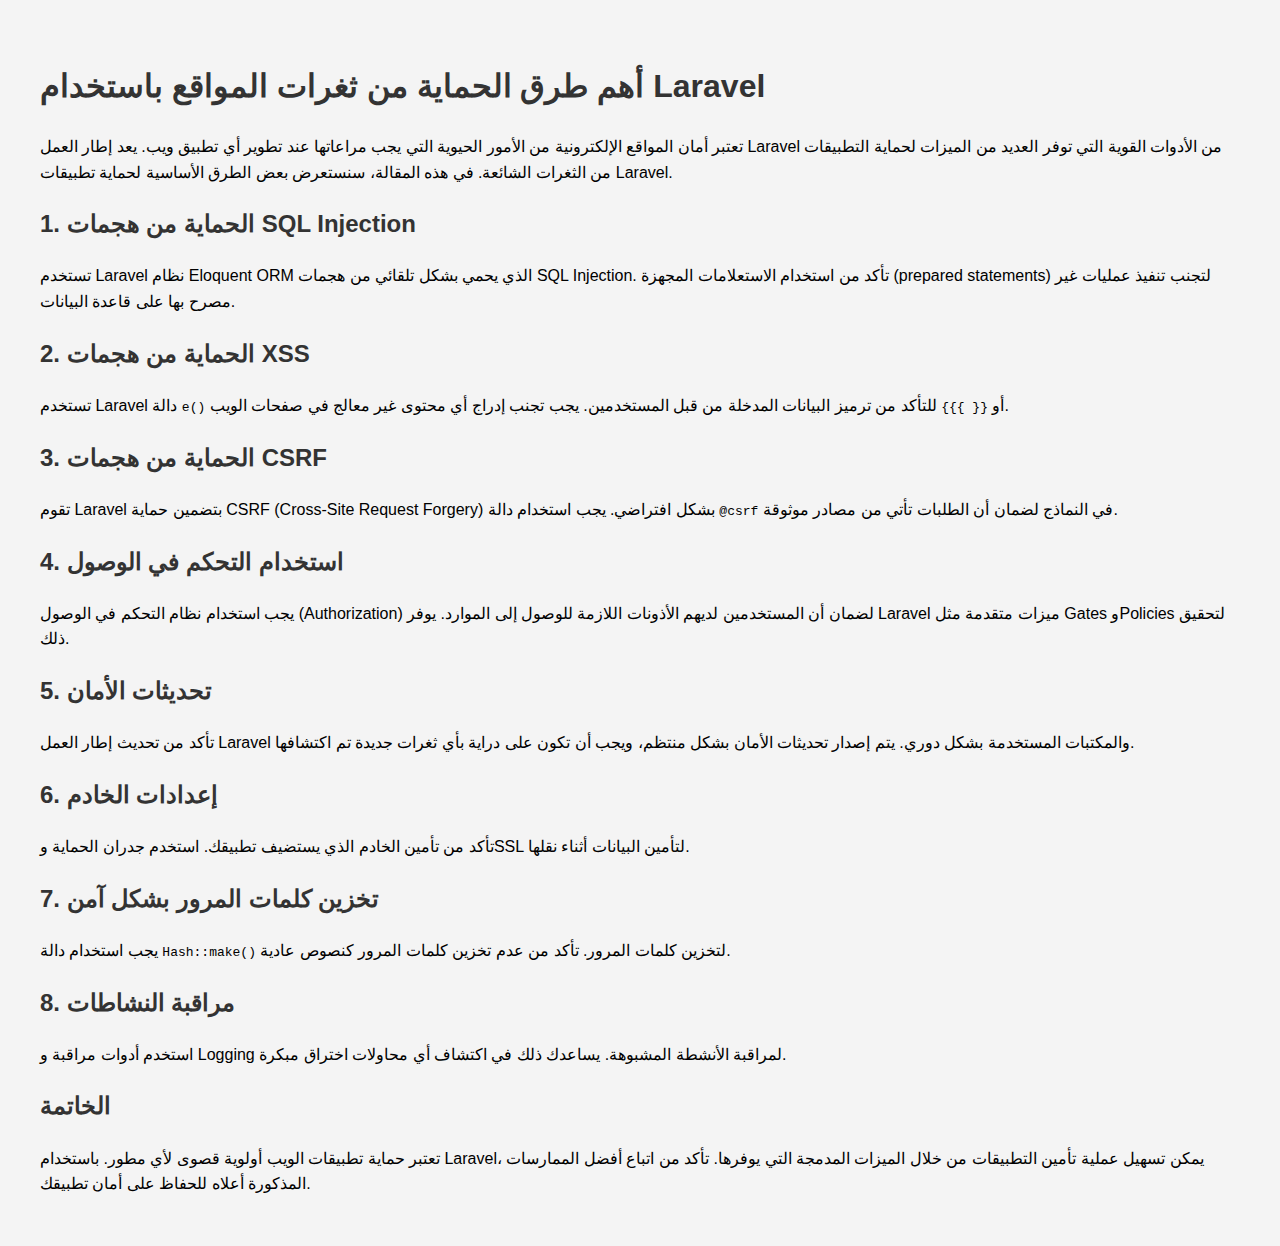
<file: blog-post-1.html>
<!DOCTYPE html>
<html lang="ar">
<head>
    <meta charset="UTF-8">
    <meta name="viewport" content="width=device-width, initial-scale=1.0">
    
    <title>The most important ways to protect against website vulnerabilities using Laravel</title>
    <style>
        body {
            font-family: Arial, sans-serif;
            line-height: 1.6;
            margin: 20px;
            padding: 20px;
            background-color: #f4f4f4;
        }
        h1, h2 {
            color: #333;
        }
        p {
            margin: 10px 0;
        }
        ul {
            margin: 10px 0;
            padding-left: 20px;
        }
    </style>
</head>
<body>
    <h1>أهم طرق الحماية من ثغرات المواقع باستخدام Laravel</h1>
    <p>تعتبر أمان المواقع الإلكترونية من الأمور الحيوية التي يجب مراعاتها عند تطوير أي تطبيق ويب. يعد إطار العمل Laravel من الأدوات القوية التي توفر العديد من الميزات لحماية التطبيقات من الثغرات الشائعة. في هذه المقالة، سنستعرض بعض الطرق الأساسية لحماية تطبيقات Laravel.</p>

    <h2>1. الحماية من هجمات SQL Injection</h2>
    <p>تستخدم Laravel نظام Eloquent ORM الذي يحمي بشكل تلقائي من هجمات SQL Injection. تأكد من استخدام الاستعلامات المجهزة (prepared statements) لتجنب تنفيذ عمليات غير مصرح بها على قاعدة البيانات.</p>

    <h2>2. الحماية من هجمات XSS</h2>
    <p>تستخدم Laravel دالة <code>e()</code> أو <code>{{ }}}</code> للتأكد من ترميز البيانات المدخلة من قبل المستخدمين. يجب تجنب إدراج أي محتوى غير معالج في صفحات الويب.</p>

    <h2>3. الحماية من هجمات CSRF</h2>
    <p>تقوم Laravel بتضمين حماية CSRF (Cross-Site Request Forgery) بشكل افتراضي. يجب استخدام دالة <code>@csrf</code> في النماذج لضمان أن الطلبات تأتي من مصادر موثوقة.</p>

    <h2>4. استخدام التحكم في الوصول</h2>
    <p>يجب استخدام نظام التحكم في الوصول (Authorization) لضمان أن المستخدمين لديهم الأذونات اللازمة للوصول إلى الموارد. يوفر Laravel ميزات متقدمة مثل Gates وPolicies لتحقيق ذلك.</p>

    <h2>5. تحديثات الأمان</h2>
    <p>تأكد من تحديث إطار العمل Laravel والمكتبات المستخدمة بشكل دوري. يتم إصدار تحديثات الأمان بشكل منتظم، ويجب أن تكون على دراية بأي ثغرات جديدة تم اكتشافها.</p>

    <h2>6. إعدادات الخادم</h2>
    <p>تأكد من تأمين الخادم الذي يستضيف تطبيقك. استخدم جدران الحماية وSSL لتأمين البيانات أثناء نقلها.</p>

    <h2>7. تخزين كلمات المرور بشكل آمن</h2>
    <p>يجب استخدام دالة <code>Hash::make()</code> لتخزين كلمات المرور. تأكد من عدم تخزين كلمات المرور كنصوص عادية.</p>

    <h2>8. مراقبة النشاطات</h2>
    <p>استخدم أدوات مراقبة و Logging لمراقبة الأنشطة المشبوهة. يساعدك ذلك في اكتشاف أي محاولات اختراق مبكرة.</p>

    <h2>الخاتمة</h2>
    <p>تعتبر حماية تطبيقات الويب أولوية قصوى لأي مطور. باستخدام Laravel، يمكن تسهيل عملية تأمين التطبيقات من خلال الميزات المدمجة التي يوفرها. تأكد من اتباع أفضل الممارسات المذكورة أعلاه للحفاظ على أمان تطبيقك.</p>
</body>
</html>
</file>
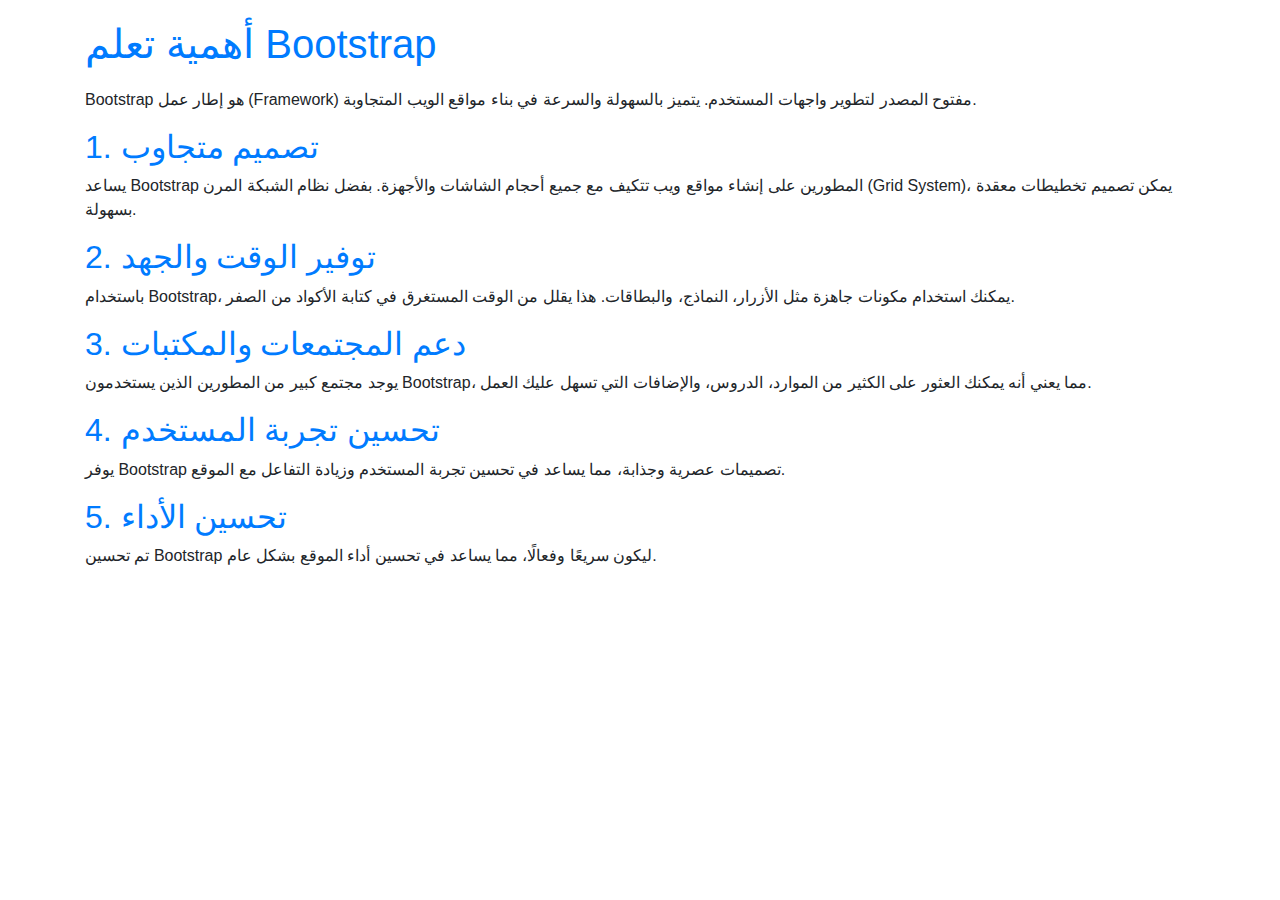
<file: blog-post-2.html>
<!DOCTYPE html>
<html lang="ar">
<head>
    <meta charset="UTF-8">
    <meta name="viewport" content="width=device-width, initial-scale=1.0">
    <title>أهمية تعلم Bootstrap</title>
    <link rel="stylesheet" href="https://stackpath.bootstrapcdn.com/bootstrap/4.5.2/css/bootstrap.min.css">
    <style>
        body {
            padding: 20px;
            font-family: Arial, sans-serif;
        }
        h1, h2 {
            color: #007bff;
        }
        .content {
            margin-top: 20px;
        }
    </style>
</head>
<body>

    <div class="container">
        <h1>أهمية تعلم Bootstrap</h1>
        <div class="content">
            <p>
                Bootstrap هو إطار عمل (Framework) مفتوح المصدر لتطوير واجهات المستخدم. يتميز بالسهولة والسرعة في بناء مواقع الويب المتجاوبة.
            </p>
            <h2>1. تصميم متجاوب</h2>
            <p>
                يساعد Bootstrap المطورين على إنشاء مواقع ويب تتكيف مع جميع أحجام الشاشات والأجهزة. بفضل نظام الشبكة المرن (Grid System)، يمكن تصميم تخطيطات معقدة بسهولة.
            </p>
            <h2>2. توفير الوقت والجهد</h2>
            <p>
                باستخدام Bootstrap، يمكنك استخدام مكونات جاهزة مثل الأزرار، النماذج، والبطاقات. هذا يقلل من الوقت المستغرق في كتابة الأكواد من الصفر.
            </p>
            <h2>3. دعم المجتمعات والمكتبات</h2>
            <p>
                يوجد مجتمع كبير من المطورين الذين يستخدمون Bootstrap، مما يعني أنه يمكنك العثور على الكثير من الموارد، الدروس، والإضافات التي تسهل عليك العمل.
            </p>
            <h2>4. تحسين تجربة المستخدم</h2>
            <p>
                يوفر Bootstrap تصميمات عصرية وجذابة، مما يساعد في تحسين تجربة المستخدم وزيادة التفاعل مع الموقع.
            </p>
            <h2>5. تحسين الأداء</h2>
            <p>
                تم تحسين Bootstrap ليكون سريعًا وفعالًا، مما يساعد في تحسين أداء الموقع بشكل عام.
            </p>
        </div>
    </div>

    <script src="https://code.jquery.com/jquery-3.5.1.slim.min.js"></script>
    <script src="https://cdn.jsdelivr.net/npm/@popperjs/core@2.0.11/dist/umd/popper.min.js"></script>
    <script src="https://stackpath.bootstrapcdn.com/bootstrap/4.5.2/js/bootstrap.min.js"></script>
</body>
</html>
</file>
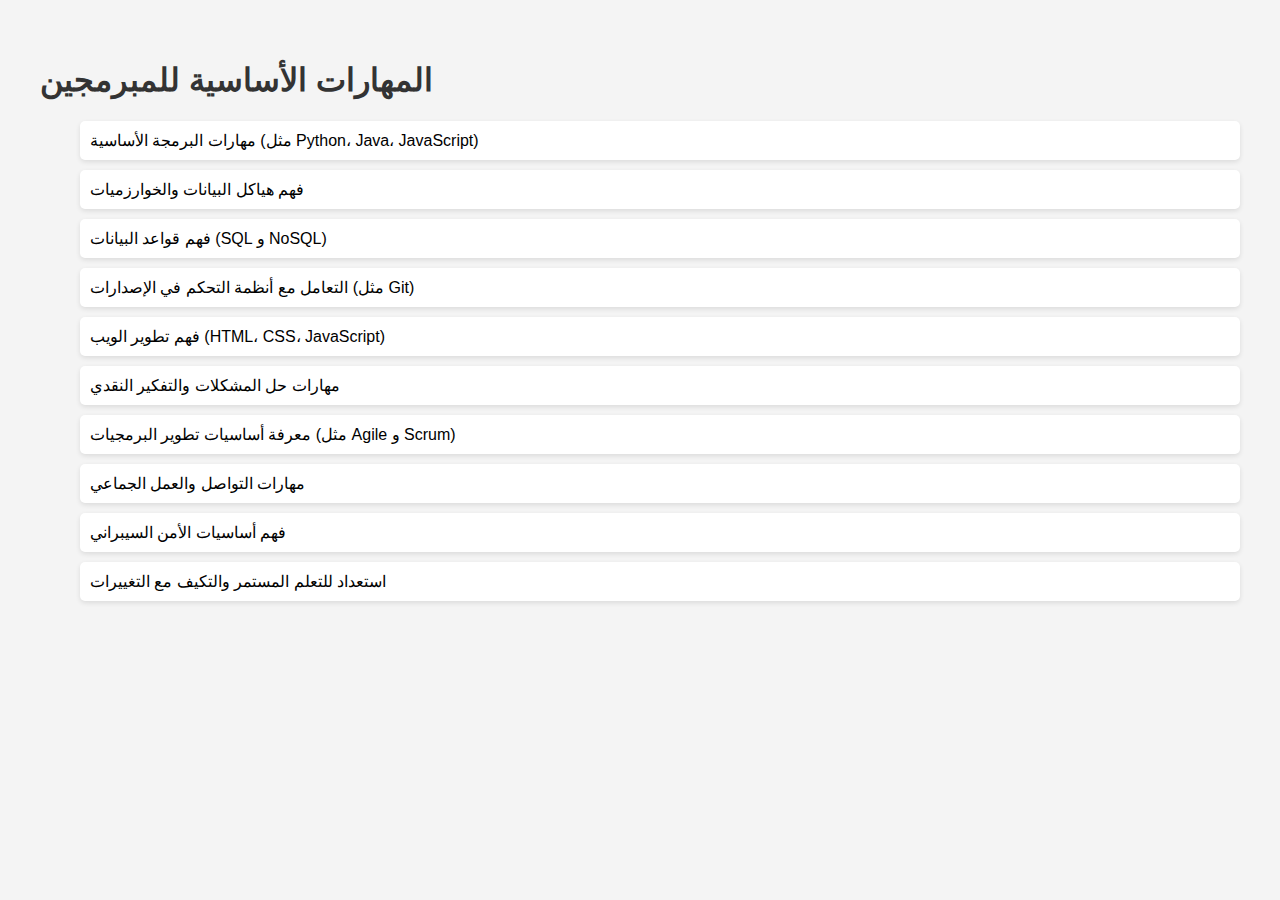
<file: blog-post-3.html>
<!DOCTYPE html>
<html lang="ar">
<head>
    <meta charset="UTF-8">
    <meta name="viewport" content="width=device-width, initial-scale=1.0">
    <title>المهارات الأساسية للمبرمجين</title>
    <style>
        body {
            font-family: Arial, sans-serif;
            background-color: #f4f4f4;
            margin: 20px;
            padding: 20px;
            border-radius: 8px;
        }
        h1 {
            color: #333;
        }
        ul {
            list-style-type: none;
        }
        li {
            background: #fff;
            margin: 10px 0;
            padding: 10px;
            border-radius: 5px;
            box-shadow: 0 2px 5px rgba(0,0,0,0.1);
        }
    </style>
</head>
<body>
    <h1>المهارات الأساسية للمبرمجين</h1>
    <ul>
        <li>مهارات البرمجة الأساسية (مثل Python، Java، JavaScript)</li>
        <li>فهم هياكل البيانات والخوارزميات</li>
        <li>فهم قواعد البيانات (SQL و NoSQL)</li>
        <li>التعامل مع أنظمة التحكم في الإصدارات (مثل Git)</li>
        <li>فهم تطوير الويب (HTML، CSS، JavaScript)</li>
        <li>مهارات حل المشكلات والتفكير النقدي</li>
        <li>معرفة أساسيات تطوير البرمجيات (مثل Agile و Scrum)</li>
        <li>مهارات التواصل والعمل الجماعي</li>
        <li>فهم أساسيات الأمن السيبراني</li>
        <li>استعداد للتعلم المستمر والتكيف مع التغييرات</li>
    </ul>
</body>
</html>
</file>
